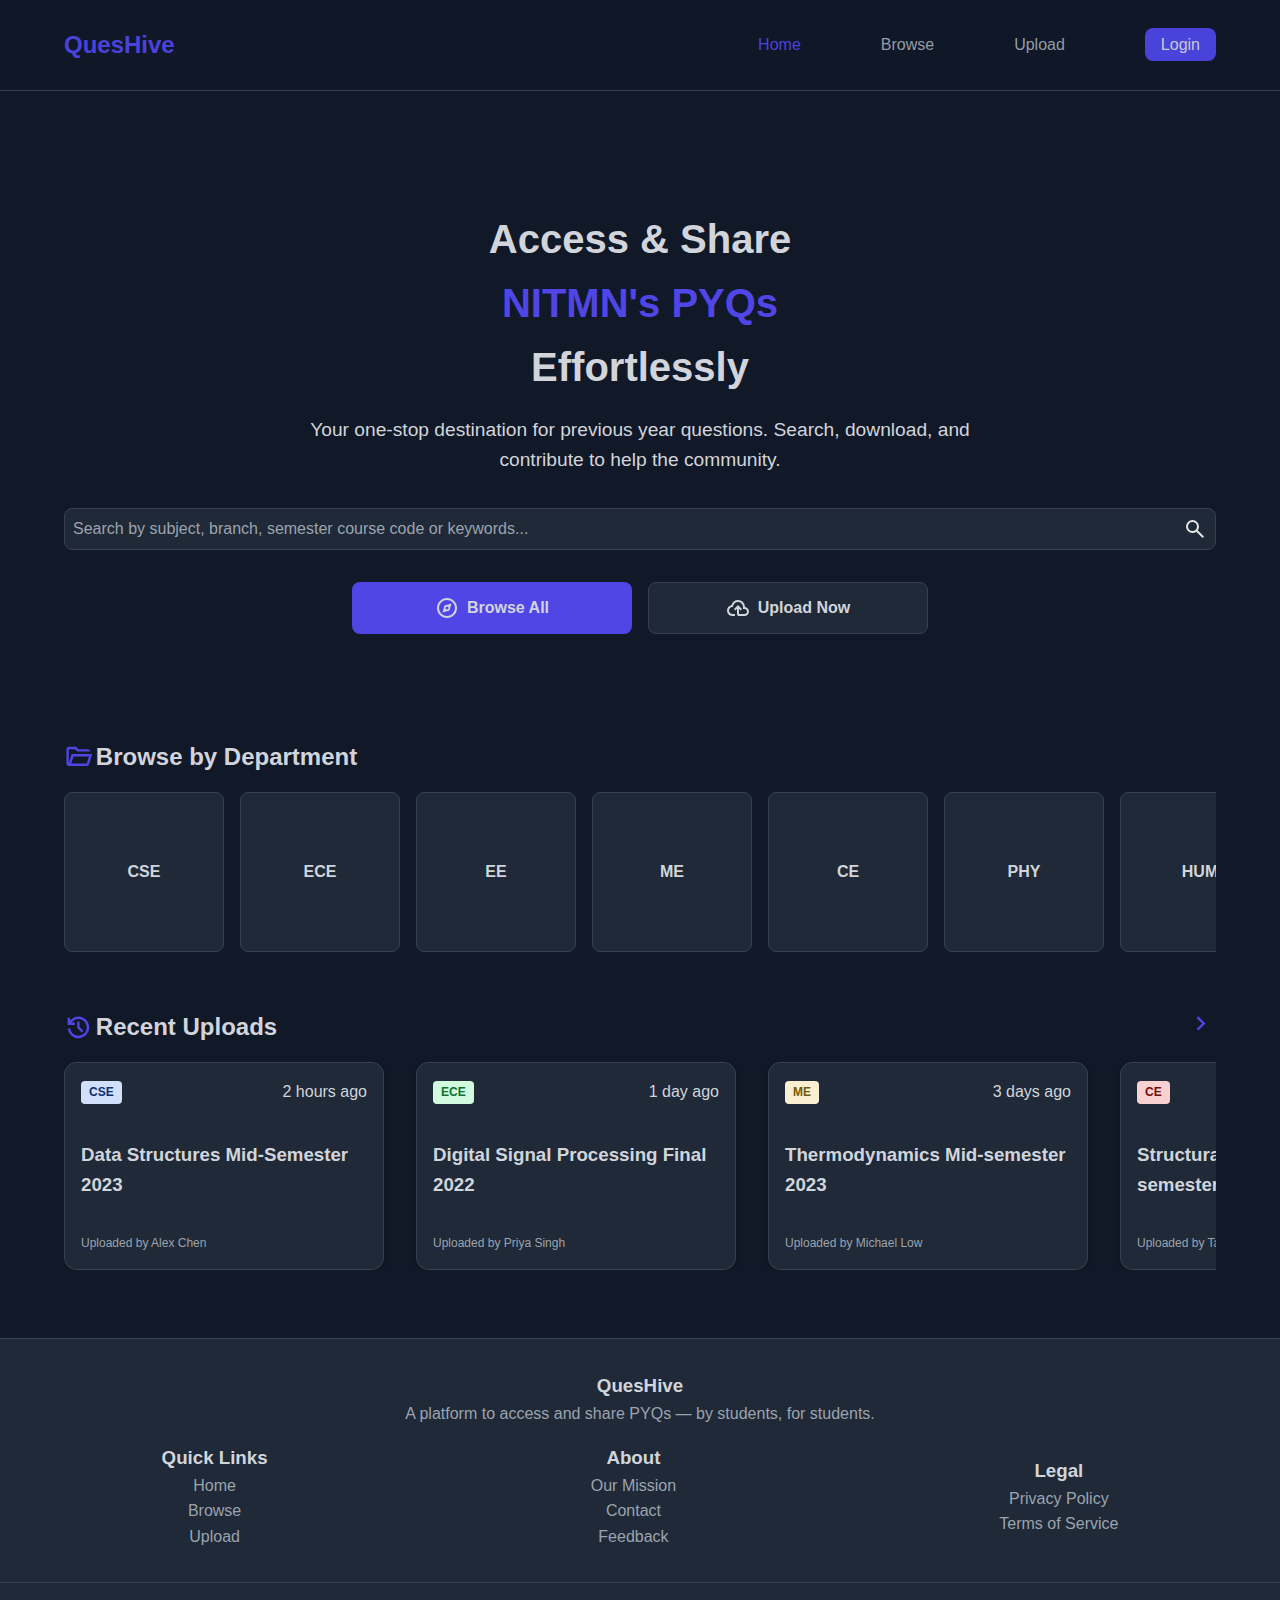
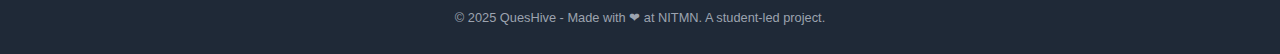
<file: index.html>
<!DOCTYPE html>
<html lang="en">
<head>
  <meta charset="UTF-8">
  <meta name="viewport" content="width=device-width, initial-scale=1.0">
  <meta http-equiv="X-UA-Compatible" content="ie=edge">
  <title>QuesHive-Home</title>
  <link rel="stylesheet" href="style.css">
</head>
<body>
  <header>
    <div class="header-content ">
      <a href="#" class="logo">QuesHive</a>
      <nav>
        <ul class="nav-links">
          <li><a class="active" href="index.html">Home</a></li>
          <li><a href="browse.html">Browse</a></li>
          <li><a href="upload.html">Upload</a></li>
          <li><a class="login-btn" href="#">Login</a></li>
        </ul>
      </nav>
      <button class="mobile-menu-btn" id="mobile-menu-btn"><svg xmlns="http://www.w3.org/2000/svg" height="24px" viewBox="0 -960 960 960" width="24px" fill="#e3e3e3"><path d="M120-680v-80h720v80H120Zm0 480v-80h720v80H120Zm0-240v-80h720v80H120Z" /></svg></button>
    </div>
  </header>
  <main>
    <div class="container ">

      <div class="hero">
        <h1>Access & Share <br><span class="highlight">NITMN's PYQs</span><br>Effortlessly</h1>
        <p>
          Your one-stop destination for previous year questions. Search, download, and contribute to help the community.
        </p>
        <div class="search-bar">
          <input type="search" placeholder="Search by subject, branch, semester course code or keywords...">
          <button class="search-btn"><svg xmlns="http://www.w3.org/2000/svg" height="24px" viewBox="0 -960 960 960" width="24px" fill="#e3e3e3"><path d="M784-120 532-372q-30 24-69 38t-83 14q-109 0-184.5-75.5T120-580q0-109 75.5-184.5T380-840q109 0 184.5 75.5T640-580q0 44-14 83t-38 69l252 252-56 56ZM380-400q75 0 127.5-52.5T560-580q0-75-52.5-127.5T380-760q-75 0-127.5 52.5T200-580q0 75 52.5 127.5T380-400Z" /></svg></button>
        </div>

        <div class="hero-actions container-max-width">
          <a href="browse.html"class="btn btn-primary browse-btn">
            <svg xmlns="http://www.w3.org/2000/svg" height="24px" viewBox="0 -960 960 960" width="24px" fill="#e3e3e3"><path d="m300-300 280-80 80-280-280 80-80 280Zm180-120q-25 0-42.5-17.5T420-480q0-25 17.5-42.5T480-540q25 0 42.5 17.5T540-480q0 25-17.5 42.5T480-420Zm0 340q-83 0-156-31.5T197-197q-54-54-85.5-127T80-480q0-83 31.5-156T197-763q54-54 127-85.5T480-880q83 0 156 31.5T763-763q54 54 85.5 127T880-480q0 83-31.5 156T763-197q-54 54-127 85.5T480-80Zm0-80q133 0 226.5-93.5T800-480q0-133-93.5-226.5T480-800q-133 0-226.5 93.5T160-480q0 133 93.5 226.5T480-160Zm0-320Z" /></svg><span>Browse All</span>
          </a>
          <a href="upload.html" class="btn btn-secondary upload-btn">
            <svg xmlns="http://www.w3.org/2000/svg" height="24px" viewBox="0 -960 960 960" width="24px" fill="#e3e3e3"><path d="M260-160q-91 0-155.5-63T40-377q0-78 47-139t123-78q25-92 100-149t170-57q117 0 198.5 81.5T760-520q69 8 114.5 59.5T920-340q0 75-52.5 127.5T740-160H520q-33 0-56.5-23.5T440-240v-206l-64 62-56-56 160-160 160 160-56 56-64-62v206h220q42 0 71-29t29-71q0-42-29-71t-71-29h-60v-80q0-83-58.5-141.5T480-720q-83 0-141.5 58.5T280-520h-20q-58 0-99 41t-41 99q0 58 41 99t99 41h100v80H260Zm220-280Z" /></svg><span>Upload Now</span>
          </a>
        </div>
      </div>
    </div>

    <div class="container">
      <h2 class="section-heading">
        <svg xmlns="http://www.w3.org/2000/svg" height="24px" viewBox="0 -960 960 960" width="24px" fill="#e3e3e3"><path d="M160-160q-33 0-56.5-23.5T80-240v-480q0-33 23.5-56.5T160-800h240l80 80h320q33 0 56.5 23.5T880-640H447l-80-80H160v480l96-320h684L837-217q-8 26-29.5 41.5T760-160H160Zm84-80h516l72-240H316l-72 240Zm0 0 72-240-72 240Zm-84-400v-80 80Z" /></svg><span>Browse by Department</span>
      </h2>
      <div class="scroll-container" id="browse-department"></div>
    </div>

    <div class="container">
      <div class="section-heading with-action">
        <h2><svg xmlns="http://www.w3.org/2000/svg" height="24px" viewBox="0 -960 960 960" width="24px" fill="#e3e3e3"><path d="M480-120q-138 0-240.5-91.5T122-440h82q14 104 92.5 172T480-200q117 0 198.5-81.5T760-480q0-117-81.5-198.5T480-760q-69 0-129 32t-101 88h110v80H120v-240h80v94q51-64 124.5-99T480-840q75 0 140.5 28.5t114 77q48.5 48.5 77 114T840-480q0 75-28.5 140.5t-77 114q-48.5 48.5-114 77T480-120Zm112-192L440-464v-216h80v184l128 128-56 56Z" /></svg><span>Recent Uploads</span>
        </h2>
        <a href="#" class="view-all-btn"><svg xmlns="http://www.w3.org/2000/svg" height="24px" viewBox="0 -960 960 960" width="24px" fill="#e3e3e3"><path d="M504-480 320-664l56-56 240 240-240 240-56-56 184-184Z" /></svg></a>
      </div>
      <div class="scroll-container" id="recent-uploads"></div>
    </div>

  </main>
  <footer>
    <div class="footer-top">

      <div class="footer-brand">
        <h3>QuesHive</h3>
        <p>
          A platform to access and share PYQs — by students, for students.
        </p>
      </div>

      <div class="footer-columns">
        <div class="footer-column">
          <h3>Quick Links</h3>
          <ul class="footer-links">
            <li><a href="#">Home</a></li>
            <li><a href="#">Browse</a></li>
            <li><a href="#">Upload</a></li>
          </ul>
        </div>

        <div class="footer-column">
          <h3>About</h3>
          <ul>
            <li><a href="#">Our Mission</a></li>
            <li><a href="#">Contact</a></li>
            <li><a href="#">Feedback</a></li>
          </ul>
        </div>

        <div class="footer-column">
          <h3>Legal</h3>
          <ul>
            <li><a href="#">Privacy Policy</a></li>
            <li><a href="#">Terms of Service</a></li>
          </ul>
        </div>

      </div>
    </div>

    <div class="footer-bottom">
      <p>
        &copy; 2025 QuesHive - Made with &#10084; at NITMN. A student-led project.
      </p>
    </div>
  </footer>
  <script src="script.js"></script>
</body>
</html>
</file>
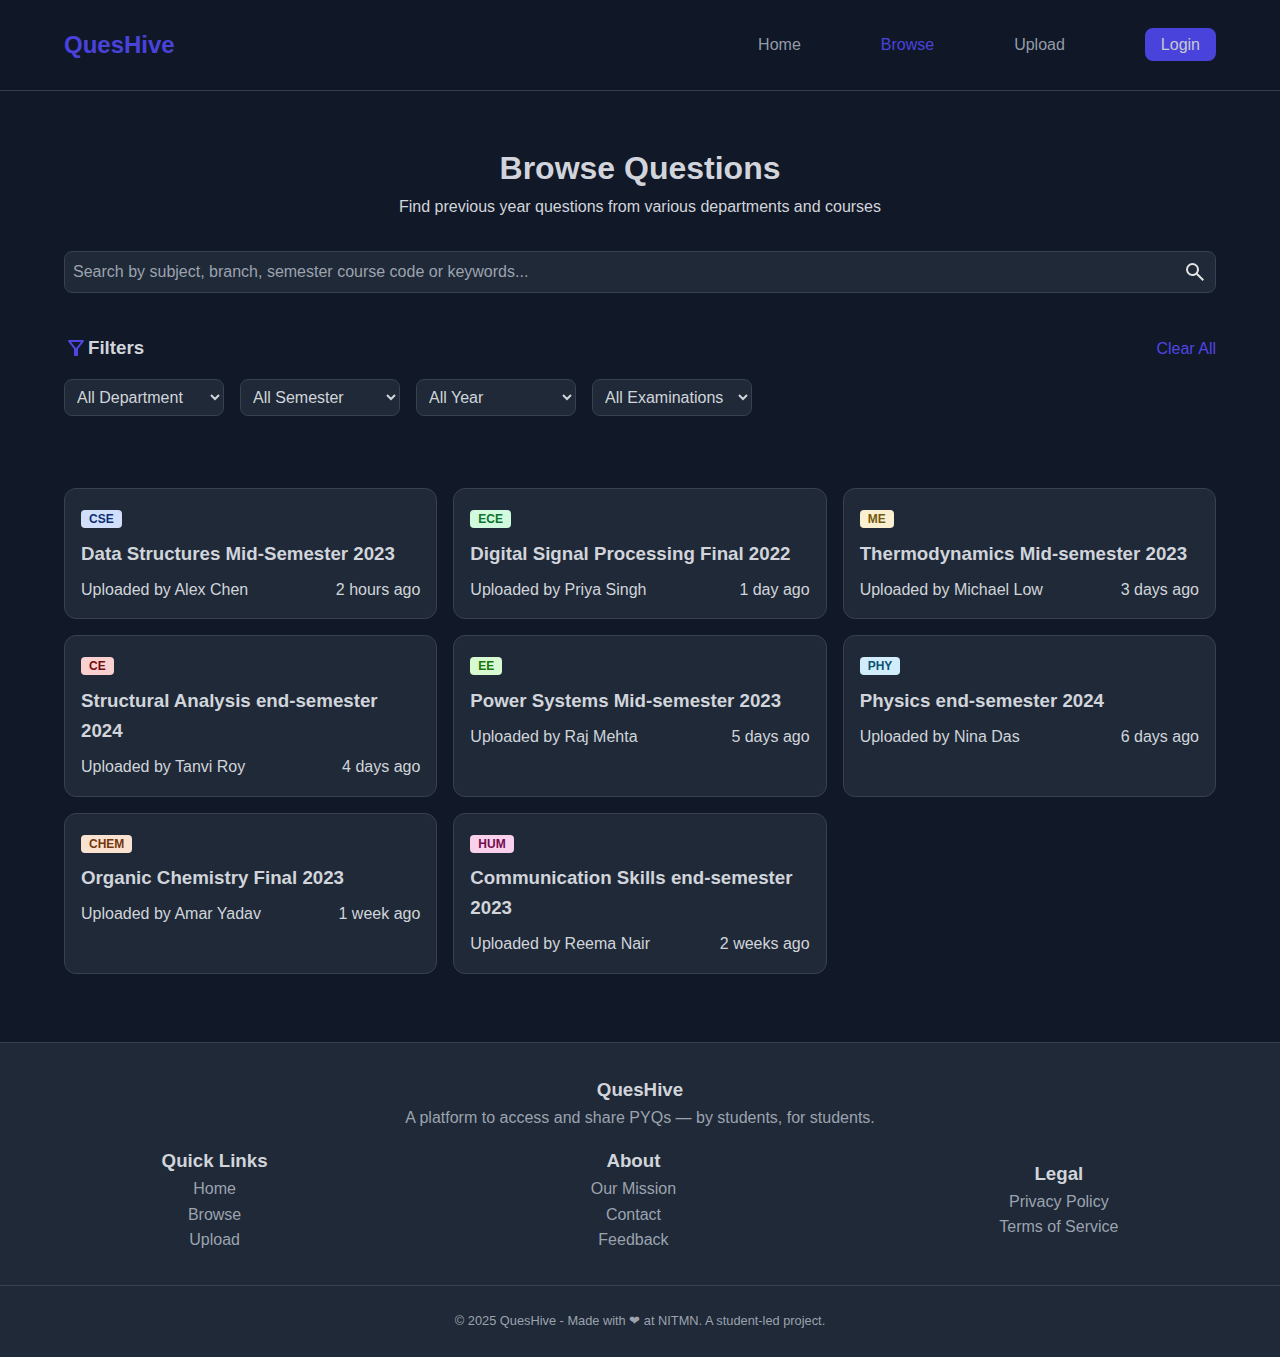
<file: browse.html>
<!DOCTYPE html>
<html lang="en">
<head>
  <meta charset="UTF-8">
  <meta name="viewport" content="width=device-width, initial-scale=1.0">
  <meta http-equiv="X-UA-Compatible" content="ie=edge">
  <title>QuesHive-Btowse</title>
  <link rel="stylesheet" href="style.css">
</head>
<body>
  <header>
    <div class="header-content">
      <a href="#" class="logo">QuesHive</a>
      <nav>
        <ul class="nav-links">
          <li><a href="index.html">Home</a></li>
          <li><a class="active" href="browse.html">Browse</a></li>
          <li><a href="upload.html">Upload</a></li>
          <li><a class="login-btn" href="#">Login</a></li>
        </ul>
      </nav>
      <button class="mobile-menu-btn" id="mobile-menu-btn"><svg xmlns="http://www.w3.org/2000/svg" height="24px" viewBox="0 -960 960 960" width="24px" fill="#e3e3e3"><path d="M120-680v-80h720v80H120Zm0 480v-80h720v80H120Zm0-240v-80h720v80H120Z" /></svg></button>
    </div>
  </header>
  <main>

    <div class="container">
      <div class="browse-hero">
        <h2>Browse Questions</h2>
        <p>
          Find previous year questions from various departments and courses
        </p>
        <div class="search-bar">
          <input type="search" placeholder="Search by subject, branch, semester course code or keywords...">
          <button class="search-btn"><svg xmlns="http://www.w3.org/2000/svg" height="24px" viewBox="0 -960 960 960" width="24px" fill="#e3e3e3"><path d="M784-120 532-372q-30 24-69 38t-83 14q-109 0-184.5-75.5T120-580q0-109 75.5-184.5T380-840q109 0 184.5 75.5T640-580q0 44-14 83t-38 69l252 252-56 56ZM380-400q75 0 127.5-52.5T560-580q0-75-52.5-127.5T380-760q-75 0-127.5 52.5T200-580q0 75 52.5 127.5T380-400Z" /></svg></button>
        </div>
      </div>
    </div>

    <div class="container browse-filters">
      <div class="filters-section-heading">
        <svg xmlns="http://www.w3.org/2000/svg" height="24px" viewBox="0 -960 960 960" width="24px" fill="#e3e3e3"><path d="M440-160q-17 0-28.5-11.5T400-200v-240L168-736q-15-20-4.5-42t36.5-22h560q26 0 36.5 22t-4.5 42L560-440v240q0 17-11.5 28.5T520-160h-80Zm40-308 198-252H282l198 252Zm0 0Z" /></svg><h3>Filters</h3>
        <span>Clear All</span>
      </div>
      <div class="scroll-container">
        <select id="select-department">
          <option value="all-department">All Department</option>
          <option value="cse">CSE</option>
          <option value="ece">ECE</option>
          <option value="ee">EE</option>
          <option value="me">ME</option>
          <option value="ce">CE</option>
          <option value="phy">PHY</option>
          <option value="chem">CHEM</option>
          <option value="hum">HUM</option>
        </select>
        <select id="select-semester">
          <option value="all-semester">All Semester</option>
          <option value="semester_1">Semester 1</option>
          <option value="semester_2">Semester 2</option>
          <option value="semester_3">Semester 3</option>
          <option value="semester_4">Semester 4</option>
          <option value="semester_5">Semester 5</option>
          <option value="semester_6">Semester 6</option>
          <option value="semester_7">Semester 7</option>
          <option value="semester_8">Semester 8</option>
        </select>
        <select id="select-year">
          <option value="all-year">All Year</option>
          <option value="2024-2025">2024-2025</option>
          <option value="2023-2024">2023-2024</option>
        </select>
        <select id="select-exam">
          <option value="all-exam">All Examinations</option>
          <option value="mid-sem">Mid-Semester</option>
          <option value="end-sem">End-semester</option>
          <option value="quiz">Quiz</option>
        </select>
      </div>
    </div>

    <div class="container">
      <div class="filters-container" id="filter-result"></div>
    </div>

  </main>
  <footer>
    <div class="footer-top">
      <div class="footer-brand">
        <h3>QuesHive</h3>
        <p>
          A platform to access and share PYQs — by students, for students.
        </p>
      </div>

      <div class="footer-columns">
        <div class="footer-column">
          <h3>Quick Links</h3>
          <ul class="footer-links">
            <li><a href="#">Home</a></li>
            <li><a href="#">Browse</a></li>
            <li><a href="#">Upload</a></li>
          </ul>
        </div>

        <div class="footer-column">
          <h3>About</h3>
          <ul>
            <li><a href="#">Our Mission</a></li>
            <li><a href="#">Contact</a></li>
            <li><a href="#">Feedback</a></li>
          </ul>
        </div>

        <div class="footer-column">
          <h3>Legal</h3>
          <ul>
            <li><a href="#">Privacy Policy</a></li>
            <li><a href="#">Terms of Service</a></li>
          </ul>
        </div>

      </div>
    </div>

    <div class="footer-bottom">
      <p>
        &copy; 2025 QuesHive - Made with &#10084; at NITMN. A student-led project.
      </p>
    </div>
  </footer>
  <script src="script.js"></script>
</body>
</html>
</file>
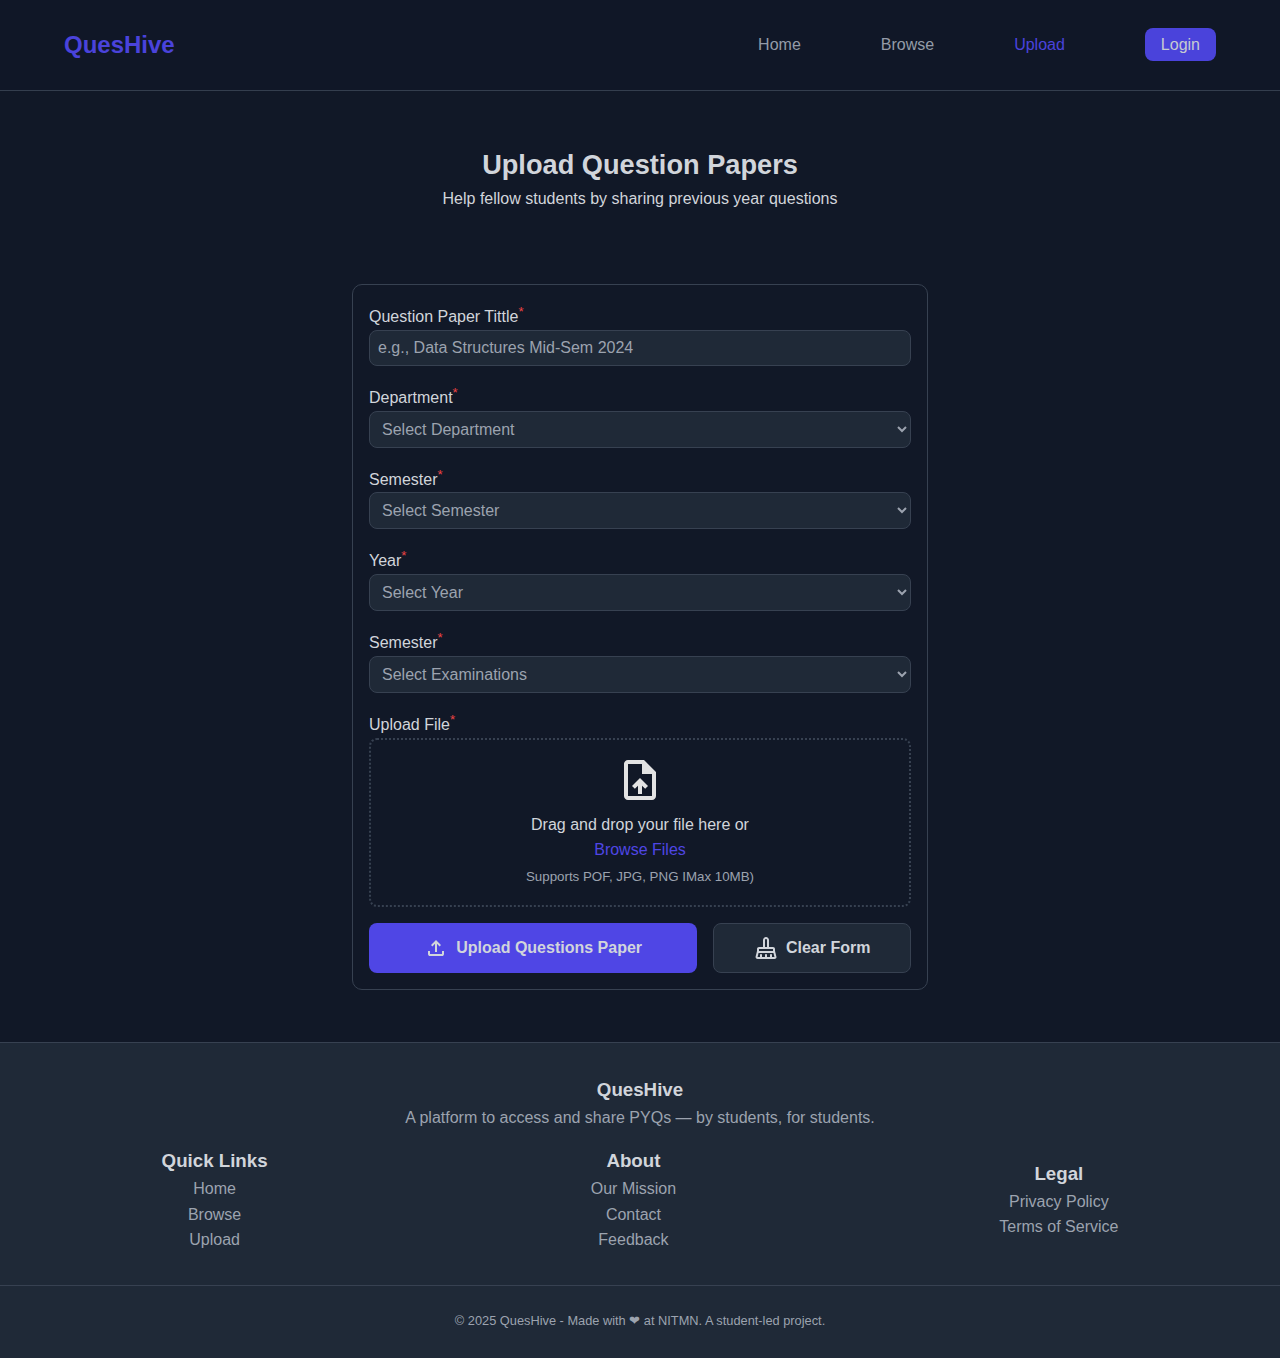
<file: upload.html>
<!DOCTYPE html>
<html lang="en">
<head>
  <meta charset="UTF-8">
  <meta name="viewport" content="width=device-width, initial-scale=1.0">
  <meta http-equiv="X-UA-Compatible" content="ie=edge">
  <title>QuesHive-Btowse</title>
  <link rel="stylesheet" href="style.css">
</head>
<body>
  <header>
    <div class="header-content">
      <a href="#" class="logo">QuesHive</a>
      <nav>
        <ul class="nav-links">
          <li><a href="index.html">Home</a></li>
          <li><a href="browse.html">Browse</a></li>
          <li><a class="active" href="upload.html">Upload</a></li>
          <li><a class="login-btn" href="index.html">Login</a></li>
        </ul>
      </nav>
      <button class="mobile-menu-btn" id="mobile-menu-btn"><svg xmlns="http://www.w3.org/2000/svg" height="24px" viewBox="0 -960 960 960" width="24px" fill="#e3e3e3"><path d="M120-680v-80h720v80H120Zm0 480v-80h720v80H120Zm0-240v-80h720v80H120Z" /></svg></button>
    </div>
  </header>
  <main>
    <div class="container container-max-width">
      <div class="upload-hero">
        <h2>Upload Question Papers</h2>
        <p>
          Help fellow students by sharing previous year questions
        </p>
      </div>
    </div>
    <div class="container container-max-width" >
      <form action="" class="upload-form">

        <div class="title-input input">
          <label for="title">Question Paper Tittle<sup>*</sup></label>
          <input type="input" id="title" name="title" required placeholder="e.g., Data Structures Mid-Sem 2024">
        </div>

        <div class="input-option">
          <div class="department-input input">
            <label for="select-department">Department<sup>*</sup></label>
            <select id="select-department" name="select-department" required>
              <option value="" disabled selected hidden>Select Department</option>
              <option value="cse">CSE</option>
              <option value="ece">ECE</option>
              <option value="ee">EE</option>
              <option value="me">ME</option>
              <option value="ce">CE</option>
              <option value="phy">PHY</option>
              <option value="chem">CHEM</option>
              <option value="hum">HUM</option>
            </select>
          </div>

          <div class="semester-input input">
            <label for="select-semester">Semester<sup>*</sup></label>
            <select id="select-semester" name="select-semester" required>
              <option value="" disabled selected hidden>Select Semester</option>
              <option value="semester_1">Semester 1</option>
              <option value="semester_2">Semester 2</option>
              <option value="semester_3">Semester 3</option>
              <option value="semester_4">Semester 4</option>
              <option value="semester_5">Semester 5</option>
              <option value="semester_6">Semester 6</option>
              <option value="semester_7">Semester 7</option>
              <option value="semester_8">Semester 8</option>
            </select>
          </div>


          <div class="year-input input">
            <label for="select-year">Year<sup>*</sup></label>
            <select id="select-year" name="select-year" required>
              <option value="" disabled selected hidden>Select Year</option>
              <option value="2024-2025">2024-2025</option>
              <option value="2023-2024">2023-2024</option>
            </select>
          </div>

          <div class="year-input input">
            <label for="select-exam">Semester<sup>*</sup></label>
            <select id="select-exam" name="select-exam" required>
              <option value="" selected disabled hidden>Select Examinations</option>
              <option value="mid-sem">Mid-Semester</option>
              <option value="end-sem">End-semester</option>
              <option value="quiz">Quiz</option>
            </select>
          </div>
        </div>

        <div class="file-input input">
          <label for="select-file">Upload File<sup>*</sup></label>
          <div class="file-input-area">
            <input id="select-file" name="select-file" type="file"
            required hidden>
            <div class="file-input-icon">
              <svg xmlns="http://www.w3.org/2000/svg" height="24px" viewBox="0 -960 960 960"
                width="24px" fill="#e3e3e3"><path d="M440-200h80v-167l64 64 56-57-160-160-160
                  160 57 56 63-63v167ZM240-80q-33 0-56.5-23.5T160-160v-640q0-33
                  23.5-56.5T240-880h320l240 240v480q0 33-23.5
                  56.5T720-80H240Zm280-520v-200H240v640h480v-440H520ZM240-800v200-200
                  640-640Z" /></svg>
            </div>
            <p>
              Drag and drop your file here or
              <br><span>Browse Files</span>
            </p>
            <small>Supports POF, JPG, PNG IMax 10MB)</small>
          </div>
        </div>

        <div class="form-action-btns input">
          <button class="btn btn-primary submit-btn" type="submit">
            <svg xmlns="http://www.w3.org/2000/svg" height="24px" viewBox="0 -960 960 960"
              width="24px" fill="#e3e3e3"><path d="M440-320v-326L336-542l-56-58 200-200 200
                200-56 58-104-104v326h-80ZM240-160q-33
                0-56.5-23.5T160-240v-120h80v120h480v-120h80v120q0 33-23.5
                56.5T720-160H240Z" /></svg>
            <span>Upload Questions Paper</span>
          </button>
          <button class="btn btn-secondary reset-btn" type="reset">
            <svg xmlns="http://www.w3.org/2000/svg" height="24px" viewBox="0
              -960 960 960" width="24px" fill="#e3e3e3"><path
                d="M440-520h80v-280q0-17-11.5-28.5T480-840q-17 0-28.5
                11.5T440-800v280ZM200-360h560v-80H200v80Zm-58 240h98v-80q0-17
                11.5-28.5T280-240q17 0 28.5 11.5T320-200v80h120v-80q0-17
                11.5-28.5T480-240q17 0 28.5 11.5T520-200v80h120v-80q0-17
                11.5-28.5T680-240q17 0 28.5 11.5T720-200v80h98l-40-160H182l-40
                160Zm676 80H142q-39 0-63-31t-14-69l55-220v-80q0-33
                23.5-56.5T200-520h160v-280q0-50 35-85t85-35q50 0 85 35t35
                85v280h160q33 0 56.5 23.5T840-440v80l55 220q13 38-11.5
                69T818-40Zm-58-400H200h560Zm-240-80h-80 80Z" /></svg>
            <span>Clear Form</span>
          </button>
        </div>

      </form>
    </div>
  </main>
  <footer>
    <div class="footer-top">
      <div class="footer-brand">
        <h3>QuesHive</h3>
        <p>
          A platform to access and share PYQs — by students, for students.
        </p>
      </div>

      <div class="footer-columns">
        <div class="footer-column">
          <h3>Quick Links</h3>
          <ul class="footer-links">
            <li><a href="#">Home</a></li>
            <li><a href="#">Browse</a></li>
            <li><a href="#">Upload</a></li>
          </ul>
        </div>

        <div class="footer-column">
          <h3>About</h3>
          <ul>
            <li><a href="#">Our Mission</a></li>
            <li><a href="#">Contact</a></li>
            <li><a href="#">Feedback</a></li>
          </ul>
        </div>

        <div class="footer-column">
          <h3>Legal</h3>
          <ul>
            <li><a href="#">Privacy Policy</a></li>
            <li><a href="#">Terms of Service</a></li>
          </ul>
        </div>

      </div>
    </div>

    <div class="footer-bottom">
      <p>
        &copy; 2025 QuesHive - Made with &#10084; at NITMN. A student-led project.
      </p>
    </div>
  </footer>
  <script src="script.js"></script>
</body>
</html>
</file>
<file: style.css>
:root {
--primary-color: #4f46e5;
--primary-hover: #4338c2;
--secondary-color: #1f2937;
--background-color: #111827;
--card-color: #1f2937;
--text-color: #d1d5db;
--text-muted: #9ca3af;
--border-color: #374151;
--success-color: #22c55e;
--warning-color: #f59e0b;
--danger-color: #ef4444;
--font-family: 'Inter', -apple-system, BlinkMacSystemFont, "Segoe UI", Roboto, "Helvetica Neue", Arial, sans-serif;
}
[data-theme="light"] {
  --primary-color: #4f46e5;
  --primary-hover: #4338c2;
  --secondary-color: #f3f4f6;
  --background-color: #ffffff;
  --card-color: #f9fafb;
  --text-color: #1f2937;
  --text-muted: #6b7280;
  --border-color: #e5e7eb;
  --success-color: #16a34a;
  --warning-color: #d97706;
  --danger-color: #dc2626;
}

*{
margin: 0;
padding: 0;
box-sizing:border-box;
}

body{
font-family: var(--font-family);
background-color: var(--background-color);
color: var(--text-color);
line-height: 1.6;
min-height: 100vh;
min-height: 100dvh;
/*with bg*/
/*background-image: url('library_bg.jpeg');
background-position: center;
background-size: cover;
background-repeat: no-repeat;*/
}
.container {
  width: 90%;
  margin: 0 auto;
  padding: 20px 0;
}
.container-max-width{
  max-width:576px;
}
header{
  background-color: var(--background-color);
  border-bottom: 1px solid var(--border-color);
  position: sticky;
  top:0;
  z-index: 1000;
  padding:1rem 0;
  opacity: 0.95;
  backdrop-filter: blur(5px);
}
.header-content{
  display: flex;
  justify-content: space-between;
  align-items: center;
  width: 90%;
  margin: 0 auto;
}

.logo{
  font-size:1.5rem;
  font-weight:700 ;
  color: var(--primary-color);
  text-decoration: none;
  display: flex;
  align-items: center;
}
.nav-links {
  display: none;
  flex-direction: column;
  position: absolute;
  top: 100%;
  left: 0;
  width: 100%;
  background-color: var(--secondary-color);
  z-index: 999;
  width: 100%;
  list-style: none;
}

.nav-links.active {
  display: flex;
}

.nav-links li {
  margin: 1rem 0;
  text-align: center;
}
.nav-links a{
  text-decoration: none;
  font-weight: 500;
  transition: color 0.3s ease;
  cursor: pointer;
}
.nav-links a:not(.login-btn){
  color: var(--text-muted);
}

.nav-links a:hover{
  color: var(--text-color);
}
.nav-links a.active{
  color: var(--primary-color);
 }
.login-btn{
  background-color: var(--primary-color);
  padding:0.5rem 1rem;
  border-radius:8px;
  color:var(--text-color) ;
}
.login-btn:hover{
  background-color: var(--primary-hover);
}

.mobile-menu-btn{
  color: var(--text-color);
  background: none;
  border: none;
  transition: transform 0.3 ease;
  svg{
    height:2rem;
    width:2rem;
    fill:var(--text-color)
  }
}
.mobile-menu-btn.rotate{
  transform: rotate(90deg);
}

main {
  padding: 2rem 0;
}

.hero{
  text-align: center;
  padding:4rem 0;
}
.hero h1{
  font-size: 2.5rem;
  font-weight: 800;
  margin-bottom: 1rem;
}
.hero h1 .highlight{
  color:var(--primary-color);
}
.hero p{
  font-size: 1.2rem;
  margin: 0 auto 2rem;
  max-width: 700px;
  color: var(--text-color);
}
.search-bar{
  display: flex;
  align-items: center;
  background-color: var(--card-color);
  border-radius:8px;
  border: 1px solid var(--border-color);
  margin: 0 auto;
}
.search-bar input {
  flex-grow: 1;
  background: none;
  border: none;
  color: var(--text-color);
  font-size: 1rem;
  padding: 0.5rem;
  outline: none;
}
.search-bar input::placeholder {
  color: var(--text-muted);
}

.search-bar button {
  background: none;
  border: none;
  cursor: pointer;
  padding: 0.5rem;
  display: flex;
  align-items: center;
}

.hero-actions {
  display: flex;
  justify-content: center;
  gap: 1rem;
  flex-wrap: wrap;
  margin-top: 2rem;
  margin-left: auto;
  margin-right: auto;
}


/* Buttons */
.btn {
  display: inline-flex;
  align-items: center;
  justify-content: center;
  gap: 0.5rem;
  padding: 0.75rem 1.5rem;
  border-radius: 8px;
  font-weight: 600;
  cursor: pointer;
  transition: all 0.3s ease;
  font-size: 1rem;
  border: none;
  text-decoration: none;
  overflow: hidden;
  svg{
    fill:var(--text-color);
  }
}

.browse-btn, .upload-btn{
  flex:1 0 15rem;
}

.btn-primary {
  background-color: var(--primary-color);
  color:var(--text-color);
}

.btn-primary:hover {
  background-color: var(--primary-hover);
}

.btn-secondary {
  background-color: var(--card-color);
  color: var(--text-color);
  border: 1px solid var(--border-color);
}

.btn-secondary:hover {
  background-color: var(--border-color);
  }


.section-heading, .section-heading h2 {
  display: flex;
  align-items: center;
  gap:3px;
  svg{
    height: 1.8rem;
    width: 1.8rem;
    fill:var(--primary-color)
  }
}
.scroll-container{
  display: flex;
  align-items: center;
  overflow-x: auto;
  gap: 1rem;
  margin:1rem 0;
  scroll-snap-type: x mandatory;
  -webkit-overflow-scrolling:touch;
  scrollbar-width:none;
}
.scroll-container::-webkit-scrollbar{
  display:none;
}
.dept-card {
  flex: 0 0 auto;
  display:flex;
  align-items: center;
  justify-content: center;
  width: 10rem;
  height: 10rem;
  scroll-snap-align: start;
  background-color: var(--card-color);
  color: var(--text-color);
  border: 1px solid var(--border-color);
  border-radius: 8px;
  padding: 0.75rem 1.25rem;
  font-weight: 600;
  white-space: nowrap;
  cursor: pointer;
  user-select: none;
  transition: background 0.2s, transform 0.2s;
  
  /*background-color: rgba(250,250,250,0.1);
  backdrop-filter: blur(5px);*/
}

.dept-card:hover {
  background-color: var(--border-color);
  transform: translateY(-2px);
}
.section-heading.with-action {
  display: flex;
  justify-content: space-between;
  align-items: center;
  margin-bottom: 1rem;
}

.view-all-btn {
  font-size: 0.9rem;
  transition: color 0.3s ease;
  svg{
  fill: var(--primary-color);
}
}

.view-all-btn:hover {
  color: #1e40af;
}
.upload-card {
  background-color: var(--card-color);
  border: 1px solid var(--border-color);
  padding: 1rem;
  border-radius: 12px;
  width: 20rem;
  height: 13rem;
  margin-right: 1rem;
  box-shadow: 0 2px 6px rgba(0, 0, 0, 0.2);
  flex: 0 0 auto;
  display: flex;
  flex-direction: column;
  justify-content: space-between;
  gap: 0.5rem;
  transition: transform 0.3s ease;
}
.first-row, .last-row{
  display: flex;
  justify-content: space-between;
  align-items: center;
}
.subject{
  padding:2px 8px;
  border-radius: 4px;
  font-size: 0.75rem;
  font-weight: 600;
}
.time{
  font-size: 0.75 rem;
}
.uploader{
  font-size: 1em;
}

.upload-card .tittle {
  font-size: 1rem;
  font-weight: 600;
  color: var(--text-color);
  margin: 0;
}


.upload-card .uploader {
  font-size: 0.75rem;
  color: var(--text-muted);
}

/*footer*/
footer{
  background-color: var(--card-color);
  text-align: center;
}
footer h2, h3{
  color: var(--text-color);
}
footer p , a{
  color: var(--text-muted);
}
.footer-top{
  border-top: 1px solid var(--border-color);
  border-bottom: 1px solid var(--border-color);
  padding:2rem 0;
}
.footer-brand{
  text-align: center;
}
.footer-columns{
  display: flex;
  flex-direction: column;
  align-items: center;
}

.footer-column{
  margin-top: 1rem;
}
.footer-column ul{
  list-style: none;
}
.footer-column a{
  text-decoration: none;
}
.footer-bottom{
  font-size: 0.8em;
  padding: 2em 0;
}

/* browse page*/
.browse-hero{
  text-align: center;
}
.browse-hero h2{
  font-size: 2rem;
  font-weight: 800;
}
.browse-hero p{
  font-size: 1.2 rem;
  margin: 0 auto 2rem;
  max-width: 700px;
  color: var(--text-color);
}
.filters-section-heading{
  display: flex;
  align-items: center;
  svg{
    fill:var(--primary-color)
  }
}
.filters-section-heading>:last-child{
  margin-left:auto;
  color:var(--primary-color);
}
.browse-filters select{
  width: 10rem;
  flex: 0 0 10rem;
  white-space: nowrap;
  overflow: hidden;
  text-overflow: ellipsis;
  font-size: 1rem;
  color: var(--text-color);
  padding:0.5rem;
  background-color: var(--card-color);
  border: 1px solid var(--border-color);
  border-radius:8px;
}
.browse-filters select:focus{
  border-color:var(--text-color);
  outline: none;
}
.filters-container{
  display: grid;
  gap: 1rem;
  grid-template-columns: repeat(auto-fit, minmax(20rem, 1fr));
  margin:1rem 0;
}
.filters-card {
  background-color: var(--card-color);
  border: 1px solid var(--border-color);
  padding: 1rem;
  border-radius: 12px;
  display: flex;
  flex-direction: column;
  gap: 0.5rem;
  transition: transform 0.3s ease;
}



/* upload page*/
.upload-hero{
  text-align: center;
}
.upload-hero h2{
  font-size: 1.7rem;
  font-weight: 800;
}
.upload-hero p{
  font-size: 1.2 rem;
  margin: 0 auto 2rem;
  max-width: 700px;
  color: var(--text-color);
}

.upload-form{
  padding:1rem;
  border: 1px solid var(--border-color);
  border-radius: 10px;
}
.input{
  display: flex;
  flex-direction: column;
}
.input sup{
  color:var(--danger-color);
}
.input-option{
  display: grid;
  gap: 1rem;
  grid-template-columns: repeat(auto-fit, minmax(20rem, 1fr));
  margin:1rem 0;
}

.input input, .input select{
  font-size: 1rem;
  color: var(--text-muted);
  padding:0.5rem;
  background-color: var(--card-color);
  border: 1px solid var(--border-color);
  border-radius:8px;
}
.input input::placeholder{
  color: var(--text-muted);
}
.input input:focus,.input select:focus{
  border-color:var(--text-color);
  outline: none;
  color: var(--text-color);
}
.file-input-area{
  border: 2px dotted var(--border-color);
  text-align: center;
  padding:1rem;
  border-radius:8px;
  margin-bottom: 1rem;
}

.file-input-area svg{
  height:3rem;
  width:3rem;
}
.file-input-area span{
  color:var(--primary-color);
}
.file-input-area small{
  color: var(--text-muted);
}
.form-action-btns{
  display: flex;
  gap:1rem;
  flex-wrap: wrap;
  overflow: hidden;
  flex-direction: row;
}
.submit-btn{
  flex:2 0 auto;
  display: flex;
  align-items: center;
}
.reset-btn{
  flex:1 0 auto;
}
.gradient-background {
  background: linear-gradient(248deg,#246cc2,#f7a7eb,#251cf,#953ca4,#58583d);
  background-size: 300% 300%;
  animation: gradient-animation 5s ease infinite;
}

@keyframes gradient-animation {
  0% {
    background-position: 0% 50%;
  }
  50% {
    background-position: 100% 50%;
  }
  100% {
    background-position: 0% 50%;
  }
}

/* responsive design*/
/* Default: (up to ~799px) */

/* ≥576px: tablets (portrait) */
@media (min-width: 800px) {
  .footer-columns{
    flex-direction: row;
    justify-content: space-around;
  }
  .nav-links{
  display: flex;
  flex-direction: row;
  gap:5rem;
  justify-content: space-around;
  position: static;
  background-color: transparent;
  }
  .mobile-menu-btn{
    display:none;
  }
}

/* ≥992px: medium desktops */
@media (min-width: 992px) {}

/* ≥1200px: large desktops */
@media (min-width: 1200px) {}

/* ≥1400px: extra-large desktops */
@media (min-width: 1400px) {}
</file>
